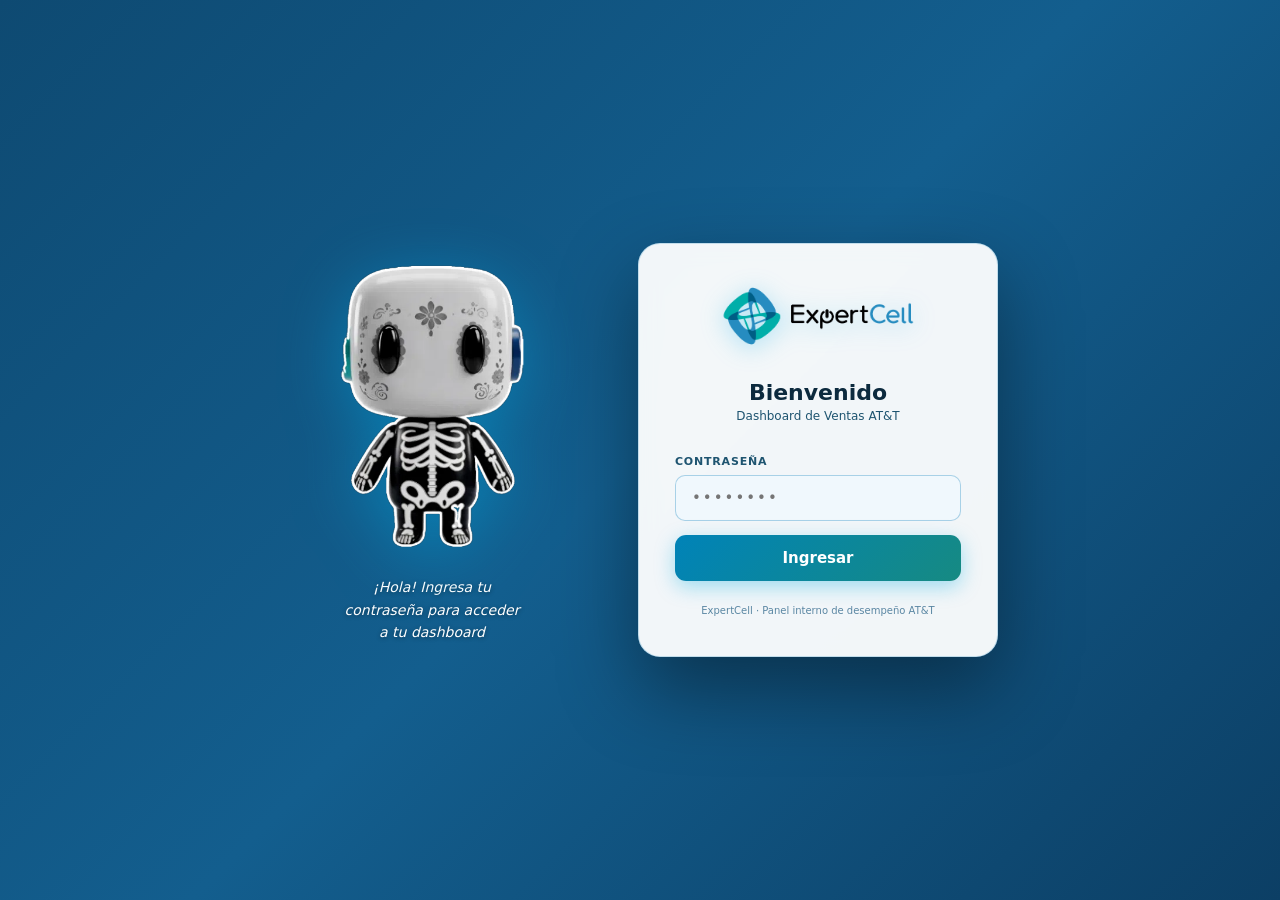
<file: index.html>
<!DOCTYPE html>
<html lang="es">
<head>
<meta charset="UTF-8">
<meta name="viewport" content="width=device-width, initial-scale=1.0">
<title>ExpertCell · Dashboard AT&T</title>
<link rel="stylesheet" href="dashboard.css">
</head>
<body>

<!-- ══ LOGIN ══ -->
<div id="loginScreen">
  <div class="login-wrap">
    <div class="login-left">
      <img class="mascot" data-src="mascot" alt="Expertín">
      <p>¡Hola! Ingresa tu contraseña para acceder a tu dashboard</p>
    </div>
    <div class="login-box">
      <div class="login-logo"><img data-src="logo" alt="ExpertCell"></div>
      <h2>Bienvenido</h2>
      <p class="sub">Dashboard de Ventas AT&T</p>
      <div class="field">
        <label>Contraseña</label>
        <input type="password" id="inPass" placeholder="••••••••"
          autocomplete="current-password"
          onkeydown="if(event.key==='Enter')doLogin()">
      </div>
      <button class="btn-login" onclick="doLogin()">Ingresar</button>
      <div class="login-err" id="loginErr">Contraseña incorrecta</div>
      <div class="login-foot">ExpertCell · Panel interno de desempeño AT&T</div>
    </div>
  </div>
</div>

<!-- ══ DASHBOARD ══ -->
<div id="dashScreen" style="display:none;">

  <header>
    <div class="h-logo"><img data-src="logo" alt="ExpertCell"></div>
    <div class="h-mascot"><img data-src="mascot" alt="Expertín"></div>
    <div>
      <h1>Dashboard de Ventas AT&T</h1>
      <p class="hsubt">Desempeño por región · tienda · ejecutivo</p>
    </div>
    <div class="spacer"></div>
    <div class="h-user">
      <strong id="hUserName">–</strong>
      <div class="h-regions" id="hUserRegions">–</div>
    </div>
    <div class="live"><div class="dot"></div>En vivo</div>
    <button class="btn-logout" onclick="logout()">Cerrar sesión</button>
  </header>

  <main>

    <!-- Filtros -->
    <div class="fbar">
      <span class="flabel">Filtrar:</span>
      <select id="selReg"><option value="">Todas las regiones</option></select>
      <select id="selTienda"><option value="">Todas las tiendas</option></select>
      <button class="btnR" onclick="resetFilters()">✕ Limpiar</button>
      <input id="srch" type="text" placeholder="🔍 Buscar ejecutivo o tienda…">
      <span style="margin-left:auto;font-size:12px;color:var(--sub);">
        <span id="cnt" style="color:var(--blue);font-weight:700;">–</span> ejecutivos &nbsp;·&nbsp; Avance al: 24 / 11 /2026
      </span>
    </div>

    <!-- Filtro de categoría -->
    <div class="cat-filter">
      <span class="flabel">Categoría:</span>
      <button class="cat-btn" id="catAll" onclick="setCat('')">Todas</button>
      <button class="cat-btn" id="catA"   onclick="setCat('A')">🟡 A</button>
      <button class="cat-btn" id="catB"   onclick="setCat('B')">🟢 B</button>
      <button class="cat-btn" id="catC"   onclick="setCat('C')">⚪ C</button>
    </div>

    <!-- KPIs -->
    <div class="kpis">
      <div class="kpi b"><div class="klbl">Total Ventas</div><div class="kval" id="kV">–</div><div class="ksub">unidades ejecutivos</div></div>
      <div class="kpi g"><div class="klbl">Logro Prom.</div><div class="kval" id="kL">–</div><div class="ksub">% sobre meta</div></div>
      <div class="kpi o"><div class="klbl">Renovaciones</div><div class="kval" id="kR">–</div><div class="ksub">total</div></div>
      <div class="kpi r"><div class="klbl">Sin Ventas</div><div class="kval" id="kZ">–</div><div class="ksub">ejecutivos en cero</div></div>
    </div>

    <!-- Sin ventas desplegable -->
    <div class="zero-section" id="zeroSection">
      <div class="zero-header" onclick="toggleZero()">
        <div class="zero-header-left">
          <span class="zero-icon">🚨</span>
          <span class="zero-title">Ejecutivos sin ventas</span>
          <span class="zero-badge" id="zeroBadge">0</span>
        </div>
        <span class="zero-toggle" id="zeroToggle">▼</span>
      </div>
      <div class="zero-body" id="zeroBody">
        <div class="zero-list" id="zeroList"></div>
      </div>
    </div>

    <!-- Logro de Tienda -->
    <div class="card" style="margin-bottom:13px;">
      <div class="ctitle">
        🏪 Logro de Tienda
        <span style="font-size:10px;color:var(--sub);font-weight:400;">todos los ejecutivos · Top 12</span>
      </div>
      <div class="chart-legend">
        <span><i class="leg-act"></i> Activaciones</span>
        <span><i class="leg-ren"></i> Renovaciones</span>
      </div>
      <div id="stChart"></div>
    </div>

    <!-- Tabla detalle -->
    <div class="card">
      <div class="ctitle">
        📋 Detalle de Ejecutivos
        <span style="margin-left:auto;font-size:11px;color:var(--sub);font-weight:400;" id="tmeta"></span>
      </div>
      <div class="twrap">
        <table>
          <thead>
            <tr>
              <th onclick="srt('nombre')"       id="th-nombre">Ejecutivo</th>
              <th onclick="srt('reg')"          id="th-reg">Región</th>
              <th onclick="srt('tienda')"       id="th-tienda">Tienda</th>
              <th onclick="srt('categoria')"    id="th-categoria">Cat.</th>
              <th onclick="srt('ventas')"       id="th-ventas">Ventas</th>
              <th onclick="srt('logro')"        id="th-logro">% Activaciones</th>
              <th onclick="srt('renovaciones')" id="th-renovaciones">Renovaciones</th>
              <th onclick="srt('logroRenov')"   id="th-logroRenov">% Renov</th>
              <th onclick="srt('fechaStr')"     id="th-fechaStr">Ingreso</th>
              <th>Estado</th>
            </tr>
          </thead>
          <tbody id="tBody"></tbody>
        </table>
      </div>
    </div>

    <!-- Top Ranking ejecutivos -->
    <div class="card" style="margin-bottom:13px;">
      <div class="ctitle" id="rankTitle">🏆 Ranking de Ejecutivos</div>
      <div style="display:flex;gap:6px;margin-bottom:10px;flex-wrap:wrap;align-items:center;">
        <button onclick="setRankMode('top')"   id="btnTop"   class="btnR" style="font-size:11px;padding:4px 11px;">▲ Top</button>
        <button onclick="setRankMode('bot')"   id="btnBot"   class="btnR" style="font-size:11px;padding:4px 11px;border-color:var(--red);color:var(--red);">▼ Bottom</button>
        <button onclick="setRankMode('todos')" id="btnTodos" class="btnR" style="font-size:11px;padding:4px 11px;border-color:var(--accent);color:var(--accent);">≡ Todos</button>
        <span style="margin-left:auto;font-size:11px;color:var(--sub);">
          N°: <input type="number" id="rankN" value="10" min="3" max="100"
            style="width:50px;padding:3px 6px;font-size:12px;background:#ebeff2;border:1px solid rgba(0,168,224,.25);color:var(--text);border-radius:6px;"
            onchange="renderRankings()">
        </span>
      </div>
      <div class="rlist" id="rList"></div>
    </div>

  </main>

  <footer>
    <img class="fl" data-src="logo" alt="ExpertCell">
    <span>ExpertCell · Dashboard interno AT&T</span>
    <img class="fm" data-src="mascot" alt="Expertín">
  </footer>

</div>

<script src="dashboard.js"></script>
</body>
</html>
</file>
<file: dashboard.css>
:root{
  --blue:#0083B8;
  --dark:#d6eaf6;--navy:#c0dced;--card:#e4f2fa;
  --border:#9abfd8;--muted:#5a87a3;--text:#0c2a3e;--sub:#1e5470;
  --green:#006e50;--orange:#b85510;--red:#bf2040;--yellow:#7a5f00;--accent:#006898;
  --ec-teal:#168a82;
}
*{box-sizing:border-box;margin:0;padding:0;}
body{font-family:system-ui,sans-serif;background:#c8dff0;color:var(--text);min-height:100vh;}

/* ══ LOGIN ══ */
#loginScreen{
  position:fixed;inset:0;z-index:1000;
  background:linear-gradient(135deg,#0e4a72 0%,#135e8e 50%,#0c3f65 100%);
  display:flex;align-items:center;justify-content:center;padding:20px;
}
.login-wrap{display:flex;align-items:center;justify-content:center;gap:56px;max-width:900px;width:100%;}
.login-left{display:flex;flex-direction:column;align-items:center;gap:20px;flex-shrink:0;}
.login-left img.mascot{width:300px;filter:drop-shadow(0 12px 32px rgba(0,168,224,.45));animation:float 3s ease-in-out infinite;}
@keyframes float{0%,100%{transform:translateY(0);}50%{transform:translateY(-12px);}}
.login-left p{font-size:14px;color:#fff;text-align:center;max-width:180px;line-height:1.6;font-style:italic;text-shadow:0 1px 4px rgba(0,0,0,.4);}
.login-box{
  flex:1;max-width:360px;
  background:rgba(255,255,255,.95);
  border:1px solid rgba(0,120,180,.2);
  border-radius:22px;padding:40px 36px;
  box-shadow:0 32px 80px rgba(0,0,0,.4);
  backdrop-filter:blur(10px);
}
.login-logo{display:flex;justify-content:center;margin-bottom:32px;}
.login-logo img{height:64px;filter:drop-shadow(0 4px 12px rgba(0,168,224,.3));}
.login-box h2{font-size:22px;font-weight:700;text-align:center;margin-bottom:4px;color:#0c2a3e;}
.login-box p.sub{font-size:12px;color:var(--sub);text-align:center;margin-bottom:32px;}
.field label{display:block;font-size:11px;font-weight:700;color:var(--sub);text-transform:uppercase;letter-spacing:.8px;margin-bottom:7px;}
.field input{
  width:100%;background:#f0f8fd;border:1px solid rgba(0,120,180,.3);
  color:#0c2a3e;border-radius:10px;padding:13px 16px;
  font-size:15px;font-family:inherit;outline:none;
  transition:border-color .25s,box-shadow .25s;letter-spacing:2px;
}
.field input:focus{border-color:var(--blue);box-shadow:0 0 0 3px rgba(0,120,180,.2);}
.btn-login{
  width:100%;background:linear-gradient(135deg,var(--blue) 0%,var(--ec-teal) 100%);
  border:none;color:#fff;border-radius:11px;padding:14px;
  font-size:15px;font-weight:700;font-family:inherit;cursor:pointer;
  transition:opacity .2s,transform .1s;margin-top:14px;
  box-shadow:0 6px 20px rgba(0,168,224,.35);
}
.btn-login:hover{opacity:.88;}.btn-login:active{transform:scale(.98);}
.login-err{
  margin-top:14px;padding:10px 14px;border-radius:9px;
  background:rgba(255,77,106,.15);border:1px solid rgba(255,77,106,.4);
  color:var(--red);font-size:12px;text-align:center;display:none;
}
.login-foot{margin-top:24px;text-align:center;font-size:10px;color:#5a87a3;}
@media(max-width:660px){
  .login-wrap{flex-direction:column;gap:28px;}
  .login-left img.mascot{width:200px;}
  .login-box{padding:28px 22px;}
}

/* ══ HEADER ══ */
header{
  background:linear-gradient(135deg,#1466a0 0%,#1a7abf 60%,#1055a0 100%);
  border-bottom:1px solid rgba(0,100,160,.3);padding:10px 22px;
  display:flex;align-items:center;gap:12px;position:sticky;top:0;z-index:100;
}
.h-logo img{height:40px;filter:drop-shadow(0 1px 4px rgba(0,168,224,.2));}
.h-mascot img{height:48px;filter:drop-shadow(0 2px 10px rgba(0,168,224,.3));}
header h1{font-size:15px;font-weight:700;line-height:1.2;color:#fff;}
header .hsubt{font-size:11px;color:rgba(255,255,255,.75);}
.spacer{flex:1;}
.h-user{display:flex;align-items:center;gap:8px;background:rgba(255,255,255,.15);border:1px solid rgba(255,255,255,.3);border-radius:20px;padding:6px 14px;}
.h-user strong{font-size:12px;color:#fff;}
.h-regions{font-size:10px;color:rgba(255,255,255,.7);}
.btn-logout{background:rgba(255,77,106,.12);border:1px solid rgba(255,77,106,.35);color:var(--red);border-radius:20px;padding:6px 12px;font-size:11px;font-weight:600;cursor:pointer;font-family:inherit;transition:background .2s;}
.btn-logout:hover{background:rgba(255,77,106,.25);}
.live{display:flex;align-items:center;gap:6px;background:rgba(255,255,255,.15);border:1px solid rgba(255,255,255,.35);border-radius:20px;padding:5px 12px;font-size:11px;font-weight:600;color:#fff;}
.dot{width:7px;height:7px;background:#00e8b0;border-radius:50%;animation:pulse 1.8s infinite;}
@keyframes pulse{0%,100%{opacity:1;transform:scale(1);}50%{opacity:.5;transform:scale(1.4);}}

/* ══ MAIN ══ */
main{padding:18px 22px;max-width:1600px;margin:0 auto;}

/* FILTER BAR */
.fbar{display:flex;gap:10px;flex-wrap:wrap;align-items:center;margin-bottom:16px;}
.flabel{font-size:11px;font-weight:600;color:var(--sub);text-transform:uppercase;letter-spacing:.8px;}
select{
  background:#fff;border:1px solid rgba(0,100,160,.25);color:var(--text);
  border-radius:8px;padding:8px 12px;font-size:13px;font-family:inherit;
  outline:none;cursor:pointer;transition:border-color .2s;min-width:185px;
}
select:focus,select:hover{border-color:var(--blue);} select option{background:#fff;color:#0c2a3e;}
.btnR{background:rgba(0,168,224,.12);border:1px solid rgba(0,168,224,.4);color:var(--blue);border-radius:8px;padding:8px 13px;font-size:13px;font-weight:600;font-family:inherit;cursor:pointer;transition:background .2s;}
.btnR:hover{background:rgba(0,168,224,.22);}
#srch{background:#fff;border:1px solid rgba(0,100,160,.25);color:var(--text);border-radius:8px;padding:8px 12px;font-size:13px;font-family:inherit;outline:none;transition:border-color .2s;min-width:190px;}
#srch:focus{border-color:var(--blue);}
#srch::placeholder{color:#8aafc4;}

/* CAT FILTER BUTTONS */
.cat-filter{display:flex;gap:8px;flex-wrap:wrap;align-items:center;margin-bottom:14px;}
.cat-btn{
  padding:6px 16px;border-radius:20px;font-size:12px;font-weight:700;
  border:2px solid transparent;cursor:pointer;font-family:inherit;
  background:rgba(0,80,130,.07);color:var(--sub);transition:all .2s;
}
.cat-btn:hover{background:rgba(0,80,130,.14);}
.cat-btn.active-all{border-color:var(--blue);color:var(--blue);background:rgba(0,168,224,.12);}
.cat-btn.active-A{border-color:#FFD700;color:#FFD700;background:rgba(255,215,0,.12);}
.cat-btn.active-B{border-color:var(--green);color:var(--green);background:rgba(0,212,170,.12);}
.cat-btn.active-C{border-color:var(--sub);color:var(--text);background:rgba(159,197,223,.12);}

/* KPIs */
.kpis{display:grid;grid-template-columns:repeat(4,1fr);gap:13px;margin-bottom:16px;}
.kpi{background:#fff;border:1px solid rgba(0,100,160,.15);border-radius:13px;padding:15px 17px;position:relative;overflow:hidden;}
.kpi::before{content:'';position:absolute;top:0;left:0;right:0;height:3px;border-radius:13px 13px 0 0;}
.kpi.b::before{background:var(--blue);}
.kpi.g::before{background:var(--green);}
.kpi.o::before{background:var(--orange);}
.kpi.r::before{background:var(--red);}
.klbl{font-size:10px;font-weight:700;color:var(--sub);text-transform:uppercase;letter-spacing:.8px;margin-bottom:5px;}
.kval{font-size:30px;font-weight:800;line-height:1;letter-spacing:-1px;}
.kpi.b .kval{color:#0083B8;}
.kpi.g .kval{color:#006e50;}
.kpi.o .kval{color:#b85510;}
.kpi.r .kval{color:#bf2040;}
.ksub{font-size:11px;color:var(--sub);margin-top:4px;}

/* GRID */
.g2{display:grid;grid-template-columns:1fr 1fr;gap:13px;margin-bottom:13px;}

/* CARD */
.card{background:#fff;border:1px solid rgba(0,100,160,.15);border-radius:13px;padding:16px;}
.ctitle{font-size:13px;font-weight:700;margin-bottom:12px;display:flex;align-items:center;gap:8px;flex-wrap:wrap;}

/* ZERO SECTION */
.zero-section{background:#fff5f6;border:1px solid rgba(180,30,60,.3);border-radius:13px;margin-bottom:13px;overflow:hidden;}
.zero-header{display:flex;align-items:center;gap:10px;padding:12px 16px;cursor:pointer;user-select:none;transition:background .2s;}
.zero-header:hover{background:rgba(180,30,60,.05);}
.zero-header-left{display:flex;align-items:center;gap:10px;flex:1;}
.zero-icon{font-size:16px;}
.zero-title{font-size:13px;font-weight:700;color:var(--red);}
.zero-badge{background:rgba(180,30,60,.1);border:1px solid rgba(180,30,60,.4);color:var(--red);border-radius:20px;padding:2px 10px;font-size:12px;font-weight:800;}
.zero-toggle{font-size:12px;color:var(--sub);transition:transform .25s;flex-shrink:0;}
.zero-toggle.open{transform:rotate(180deg);}
.zero-body{max-height:0;overflow:hidden;transition:max-height .35s ease;}
.zero-body.open{max-height:500px;border-top:1px solid rgba(180,30,60,.15);}
.zero-list{display:flex;flex-direction:column;gap:0;max-height:320px;overflow-y:auto;padding:4px 0;}
.zero-list::-webkit-scrollbar{width:4px;}
.zero-list::-webkit-scrollbar-track{background:rgba(0,0,0,.03);}
.zero-list::-webkit-scrollbar-thumb{background:rgba(180,30,60,.3);border-radius:4px;}
.zero-row{display:grid;grid-template-columns:1fr 1.2fr auto auto;align-items:center;gap:12px;padding:9px 16px;border-bottom:1px solid rgba(180,30,60,.08);transition:background .15s;font-size:12px;}
.zero-row:last-child{border-bottom:none;}
.zero-row:hover{background:rgba(180,30,60,.04);}
.zero-nombre{font-weight:600;color:var(--text);}
.zero-tienda{color:var(--sub);font-size:11px;white-space:nowrap;overflow:hidden;text-overflow:ellipsis;}
.zero-fecha-label{font-size:9px;color:var(--muted);display:block;text-align:center;}
.zero-fecha-val{font-size:11px;color:var(--sub);display:block;text-align:center;font-weight:600;}
.znew-tag{font-size:9px;font-weight:700;padding:2px 6px;border-radius:8px;background:rgba(140,100,0,.12);color:#6b5000;white-space:nowrap;}

/* RANKING */
.rlist{display:flex;flex-direction:column;gap:5px;max-height:460px;overflow-y:auto;}
.rlist::-webkit-scrollbar{width:4px;}
.rlist::-webkit-scrollbar-track{background:transparent;}
.rlist::-webkit-scrollbar-thumb{background:rgba(0,100,160,.2);border-radius:4px;}
.ritem{display:flex;align-items:center;gap:8px;padding:8px 10px;background:#eef6fb;border-radius:9px;border:1px solid transparent;transition:border-color .15s;}
.ritem:hover{border-color:rgba(0,100,160,.3);}
.ritem.zero{background:#fff0f2;border:1px solid rgba(180,30,60,.25);}
.ritem.zero .rname{color:var(--red);}
.rpos{font-size:11px;font-weight:800;width:18px;text-align:center;color:var(--sub);flex-shrink:0;}
.rpos.gld{color:#FFD700;}.rpos.slv{color:#C0C0C0;}.rpos.brz{color:#CD7F32;}
.rinfo{flex:1;min-width:0;}
.rname{font-size:12px;font-weight:600;white-space:nowrap;overflow:hidden;text-overflow:ellipsis;}
.rstore{font-size:10px;color:var(--sub);white-space:nowrap;overflow:hidden;text-overflow:ellipsis;}
.rbarw{width:65px;flex-shrink:0;height:5px;background:rgba(0,60,100,.1);border-radius:3px;overflow:hidden;}
.rbar{height:100%;border-radius:3px;}
.rval{font-size:16px;font-weight:800;width:36px;text-align:right;flex-shrink:0;}
.rval.zero-val{color:var(--red)!important;}
.bnew{font-size:9px;font-weight:700;padding:2px 5px;border-radius:9px;background:rgba(140,100,0,.12);color:#6b5000;flex-shrink:0;}
.bzero{font-size:9px;font-weight:700;padding:2px 6px;border-radius:9px;background:rgba(180,30,60,.14);color:#a01830;flex-shrink:0;}

/* BAR CHART */
.bchart{display:flex;flex-direction:column;gap:7px;}
.brow{display:grid;grid-template-columns:125px 1fr 50px;align-items:center;gap:8px;}
.blbl{font-size:11px;color:var(--sub);white-space:nowrap;overflow:hidden;text-overflow:ellipsis;text-align:right;}
.btrack{height:21px;background:rgba(0,60,100,.08);border-radius:5px;overflow:hidden;}
.bfill{height:100%;border-radius:5px;display:flex;align-items:center;padding-left:6px;font-size:10px;font-weight:700;color:rgba(255,255,255,.9);transition:width .6s ease;}
.bnum{font-size:12px;font-weight:700;text-align:right;color:var(--text);}

/* TABLE */
.twrap{overflow-x:auto;}
table{width:100%;border-collapse:collapse;font-size:12px;}
thead th{background:#d0e8f5;color:var(--sub);font-size:10px;font-weight:700;text-transform:uppercase;letter-spacing:.7px;padding:8px 9px;text-align:left;border-bottom:1px solid rgba(0,100,160,.2);white-space:nowrap;cursor:pointer;user-select:none;}
thead th:hover{color:var(--blue);}
thead th.sa::after{content:" ▲";}thead th.sd::after{content:" ▼";}
tbody tr{border-bottom:1px solid rgba(0,100,160,.1);transition:background .12s;}
tbody tr:hover{background:rgba(0,120,180,.06);}
tbody tr.row-zero{background:rgba(180,30,60,.05);}
tbody tr.row-zero:hover{background:rgba(180,30,60,.1);}
tbody td{padding:7px 9px;vertical-align:middle;white-space:nowrap;}
.pill{display:inline-block;padding:3px 8px;border-radius:11px;font-size:10px;font-weight:700;}
.pg{background:rgba(0,110,80,.12);color:#005c44;}
.py{background:rgba(140,100,0,.12);color:#6b5000;}
.pr{background:rgba(180,30,60,.12);color:#a01830;}
.td-ventas{font-size:15px;font-weight:800;}
.td-ventas.zero{color:var(--red);}
.td-ventas.ok{color:var(--blue);}
/* categoria badges */
.cat-A{display:inline-block;padding:2px 8px;border-radius:10px;font-size:10px;font-weight:800;background:rgba(160,120,0,.12);color:#7a5c00;}
.cat-B{display:inline-block;padding:2px 8px;border-radius:10px;font-size:10px;font-weight:800;background:rgba(0,110,80,.12);color:#005c44;}
.cat-C{display:inline-block;padding:2px 8px;border-radius:10px;font-size:10px;font-weight:800;background:rgba(0,80,120,.1);color:#1e5470;}
/* logro tienda badge */
.lt-badge{display:inline-block;padding:2px 9px;border-radius:10px;font-size:11px;font-weight:800;background:rgba(0,100,150,.12);color:#005c80;}

/* FOOTER */
footer{text-align:center;padding:14px;color:var(--muted);font-size:11px;border-top:1px solid rgba(0,100,160,.15);margin-top:18px;display:flex;align-items:center;justify-content:center;gap:10px;}
footer img.fl{height:22px;opacity:.45;}
footer img.fm{height:28px;opacity:.55;}

@media(max-width:900px){
  .kpis{grid-template-columns:1fr 1fr;}
  .g2{grid-template-columns:1fr;}
  main{padding:10px;}
  .zero-row{grid-template-columns:1fr 1fr;}
  .cat-filter{gap:6px;}
}

/* STACKED BAR CHART */
.brow2{display:grid;grid-template-columns:118px 1fr;align-items:center;gap:8px;margin-bottom:8px;}
.bstack-single{display:flex;align-items:center;gap:6px;flex:1;}
.btrack-stacked{
  flex:1;height:22px;background:rgba(0,60,100,.08);
  border-radius:5px;overflow:hidden;display:flex;
}
.bseg{
  height:100%;display:flex;align-items:center;padding:0 5px;
  font-size:10px;font-weight:700;color:rgba(255,255,255,.92);
  transition:width .6s ease;white-space:nowrap;overflow:hidden;
  flex-shrink:0;
}
.bseg.act{background:var(--blue);}
.bseg.ren{background:var(--orange);}
.bval-total{font-size:12px;font-weight:800;color:var(--text);width:28px;text-align:right;flex-shrink:0;}
/* chart legend */
.chart-legend{display:flex;gap:14px;margin-bottom:10px;font-size:11px;color:var(--sub);}
.chart-legend span{display:flex;align-items:center;gap:4px;}
.chart-legend i{width:12px;height:8px;border-radius:3px;display:inline-block;}
.leg-act{background:var(--blue);}
.leg-ren{background:var(--orange);}
</file>
